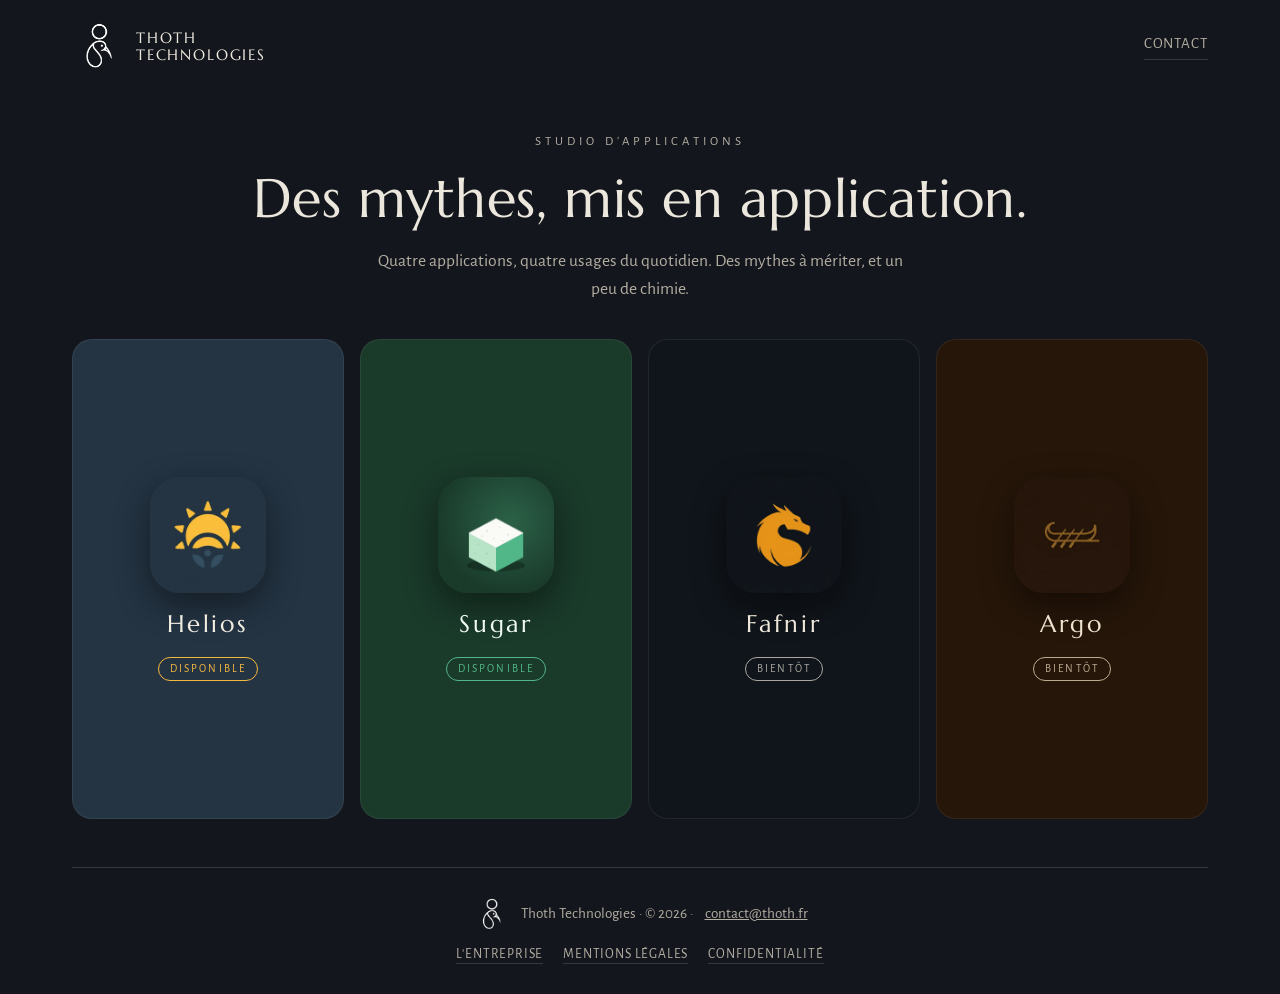
<file: index.html>
<!DOCTYPE html>
<html lang="fr">
<head>
  <meta charset="UTF-8">
  <meta name="viewport" content="width=device-width, initial-scale=1.0">
  <title>Thoth Technologies · Applications mobiles et web</title>
  <meta name="description" content="Thoth Technologies conçoit des applications simples et soignées : Helios (questions orales du permis de conduire), Sugar (sucres et nutrition des aliments), Fafnir (budget personnel) et Argo (covoiturage).">
  <link rel="canonical" href="https://thoth.fr/">
  <meta name="theme-color" content="#14161d">

  <meta property="og:type" content="website">
  <meta property="og:site_name" content="Thoth Technologies">
  <meta property="og:locale" content="fr_FR">
  <meta property="og:url" content="https://thoth.fr/">
  <meta property="og:title" content="Thoth Technologies · Applications mobiles et web">
  <meta property="og:description" content="Des mythes, mis en application. Helios, Sugar, Fafnir, Argo.">
  <meta property="og:image" content="https://thoth.fr/assets/thoth_technologies.png">
  <meta property="og:image:width" content="500">
  <meta property="og:image:height" content="500">
  <meta property="og:image:alt" content="Logo de Thoth Technologies">
  <meta name="twitter:card" content="summary">
  <meta name="twitter:title" content="Thoth Technologies · Applications mobiles et web">
  <meta name="twitter:description" content="Des mythes, mis en application. Helios, Sugar, Fafnir, Argo.">
  <meta name="twitter:image" content="https://thoth.fr/assets/thoth_technologies.png">

  <link rel="icon" type="image/png" href="assets/favicon.png">
  <link rel="apple-touch-icon" href="assets/favicon.png">
  <link rel="preload" href="assets/fonts/marcellus-400.woff2" as="font" type="font/woff2" crossorigin>
  <link rel="preload" href="assets/fonts/alegreya-sans-400.woff2" as="font" type="font/woff2" crossorigin>
  <link rel="stylesheet" href="css/style.css">

  <script type="application/ld+json">
  {
    "@context": "https://schema.org",
    "@graph": [
      {
        "@type": "Organization",
        "@id": "https://thoth.fr/#organization",
        "name": "Thoth Technologies",
        "alternateName": "Thoth",
        "url": "https://thoth.fr/",
        "logo": "https://thoth.fr/assets/thoth_technologies.png",
        "email": "contact@thoth.fr",
        "foundingDate": "2025-05-27",
        "address": {
          "@type": "PostalAddress",
          "streetAddress": "3 Terrasse Le Nôtre",
          "postalCode": "94220",
          "addressLocality": "Charenton-le-Pont",
          "addressCountry": "FR"
        }
      },
      {
        "@type": "WebSite",
        "@id": "https://thoth.fr/#website",
        "url": "https://thoth.fr/",
        "name": "Thoth Technologies",
        "inLanguage": "fr",
        "publisher": { "@id": "https://thoth.fr/#organization" }
      },
      {
        "@type": "SoftwareApplication",
        "name": "Helios",
        "url": "https://helios.thoth.fr",
        "image": "https://thoth.fr/assets/helios.png",
        "description": "Entraînement aux questions orales de l'examen pratique du permis de conduire : vérifications, sécurité routière et premiers secours. 200 questions, corrections détaillées, suivi de progression. Gratuit, sans inscription, hors-ligne.",
        "applicationCategory": "EducationalApplication",
        "operatingSystem": "Android, iOS, Web",
        "inLanguage": "fr",
        "isAccessibleForFree": true,
        "offers": { "@type": "Offer", "price": "0", "priceCurrency": "EUR" },
        "installUrl": [
          "https://play.google.com/store/apps/details?id=fr.thoth.helios",
          "https://apps.apple.com/fr/app/helios-driver/id6763942406"
        ],
        "author": { "@id": "https://thoth.fr/#organization" }
      },
      {
        "@type": "WebApplication",
        "name": "Sugar",
        "url": "https://sugar.thoth.fr",
        "image": "https://thoth.fr/assets/sugar.png",
        "description": "Plus de 100 aliments classés par glucose, fructose, lactose, maltose, macronutriments, fibres, calories et index glycémique, d'après les tables CIQUAL (ANSES) et USDA. Gratuit, sans inscription.",
        "applicationCategory": "HealthApplication",
        "inLanguage": "fr",
        "isAccessibleForFree": true,
        "offers": { "@type": "Offer", "price": "0", "priceCurrency": "EUR" },
        "author": { "@id": "https://thoth.fr/#organization" }
      }
    ]
  }
  </script>
</head>
<body>

  <!-- Sélecteur d'univers : CSS pur, aucun JavaScript -->
  <input class="app-radio" type="radio" name="app" id="r-thoth" checked>
  <input class="app-radio" type="radio" name="app" id="r-helios">
  <input class="app-radio" type="radio" name="app" id="r-sugar">
  <input class="app-radio" type="radio" name="app" id="r-fafnir">
  <input class="app-radio" type="radio" name="app" id="r-argo">

  <div class="page">

    <header class="site-header">
      <label for="r-thoth" class="brand" title="Revenir à l'accueil">
        <img class="brand__ibis" src="assets/new_one.png" alt="" width="52" height="52">
        <span class="brand__name">Thoth<br>Technologies</span>
      </label>
      <a class="site-header__contact" href="mailto:contact@thoth.fr">Contact</a>
    </header>

    <main>
      <section class="hero">
        <p class="eyebrow">Studio d'applications</p>
        <h1 class="hero__title">Des mythes, <em>mis en application.</em></h1>
        <p class="hero__sub">
          Quatre applications, quatre usages du quotidien.
          Des mythes à mériter, et un peu de chimie.
        </p>
      </section>

      <section class="triptych" aria-label="Les applications">

        <article class="pane pane--helios">
          <label class="pane__hit" for="r-helios">
            <img class="pane__logo" src="assets/helios.png" alt="Logo Helios" width="120" height="120">
            <h2 class="pane__name">Helios</h2>
            <span class="pane__badge pane__badge--live">Disponible</span>
          </label>
          <div class="pane__detail">
            <p class="pane__kicker">Permis de conduire</p>
            <p class="pane__tagline">L'oral de l'examen pratique, maîtrisé.</p>
            <p class="pane__text">
              Au milieu de l'examen pratique du permis, l'examinateur pose des questions de
              vérification, de sécurité routière et de premiers secours : jusqu'à
              <strong>3 points</strong> sur la note finale. Helios entraîne à toutes les
              décrocher. 200 questions, corrections détaillées, suivi de progression.
              Gratuit, sans inscription, fonctionne hors-ligne.
            </p>
            <div class="pane__actions">
              <a class="btn btn--primary" href="https://helios.thoth.fr" rel="noopener">Ouvrir Helios</a>
              <a class="btn" href="https://play.google.com/store/apps/details?id=fr.thoth.helios" rel="noopener">Google Play</a>
              <a class="btn" href="https://apps.apple.com/fr/app/helios-driver/id6763942406" rel="noopener">App Store</a>
            </div>
          </div>
        </article>

        <article class="pane pane--sugar">
          <label class="pane__hit" for="r-sugar">
            <img class="pane__logo" src="assets/sugar.png" alt="Logo Sugar" width="120" height="120">
            <h2 class="pane__name">Sugar</h2>
            <span class="pane__badge pane__badge--live">Disponible</span>
          </label>
          <div class="pane__detail">
            <p class="pane__kicker">Nutrition</p>
            <p class="pane__tagline">Ce que contient vraiment votre assiette.</p>
            <p class="pane__text">
              Tout aliment contient tout ; Sugar dit combien. Plus de
              <strong>100 aliments</strong> classés par glucose, fructose, lactose, maltose,
              macronutriments, fibres, calories et index glycémique, pour 100 g, d'après les
              tables CIQUAL (ANSES) et USDA. Un site web, gratuit, sans inscription.
            </p>
            <div class="pane__actions">
              <a class="btn btn--primary" href="https://sugar.thoth.fr" rel="noopener">Ouvrir Sugar</a>
            </div>
          </div>
        </article>

        <article class="pane pane--fafnir">
          <label class="pane__hit" for="r-fafnir">
            <img class="pane__logo" src="assets/fafnir.png" alt="Logo Fafnir" width="120" height="120">
            <h2 class="pane__name">Fafnir</h2>
            <span class="pane__badge">Bientôt</span>
          </label>
          <div class="pane__detail">
            <p class="pane__kicker">Budget personnel</p>
            <p class="pane__tagline">Le dragon qui veille sur votre or.</p>
            <p class="pane__text">
              Fafnir sera un gestionnaire de budget personnel : dépenses suivies à la trace,
              épargne surveillée d'un œil de dragon, comptes clairs à la fin du mois.
            </p>
            <div class="pane__actions">
              <span class="soon">Bientôt disponible</span>
            </div>
          </div>
        </article>

        <article class="pane pane--argo">
          <label class="pane__hit" for="r-argo">
            <img class="pane__logo" src="assets/argo.png" alt="Logo Argo" width="120" height="120">
            <h2 class="pane__name">Argo</h2>
            <span class="pane__badge">Bientôt</span>
          </label>
          <div class="pane__detail">
            <p class="pane__kicker">Covoiturage</p>
            <p class="pane__tagline">Une embarcation, plusieurs rameurs.</p>
            <p class="pane__text">
              Argo organisera le covoiturage entre amis, en famille, et pourquoi pas entre
              collègues. Un équipage, un cap, des trajets partagés sans frictions.
            </p>
            <div class="pane__actions">
              <span class="soon">Bientôt disponible</span>
            </div>
          </div>
        </article>

      </section>
    </main>

    <footer class="site-footer">
      <p>
        <img class="site-footer__ibis" src="assets/new_one.png" alt="" width="36" height="36">
        Thoth Technologies · © 2026 · <a href="mailto:contact@thoth.fr">contact@thoth.fr</a>
      </p>
      <ul class="site-footer__nav">
        <li><a href="entreprise.html">L'entreprise</a></li>
        <li><a href="entreprise.html#mentions-legales">Mentions légales</a></li>
        <li><a href="entreprise.html#confidentialite">Confidentialité</a></li>
      </ul>
    </footer>

  </div>

</body>
</html>
</file>
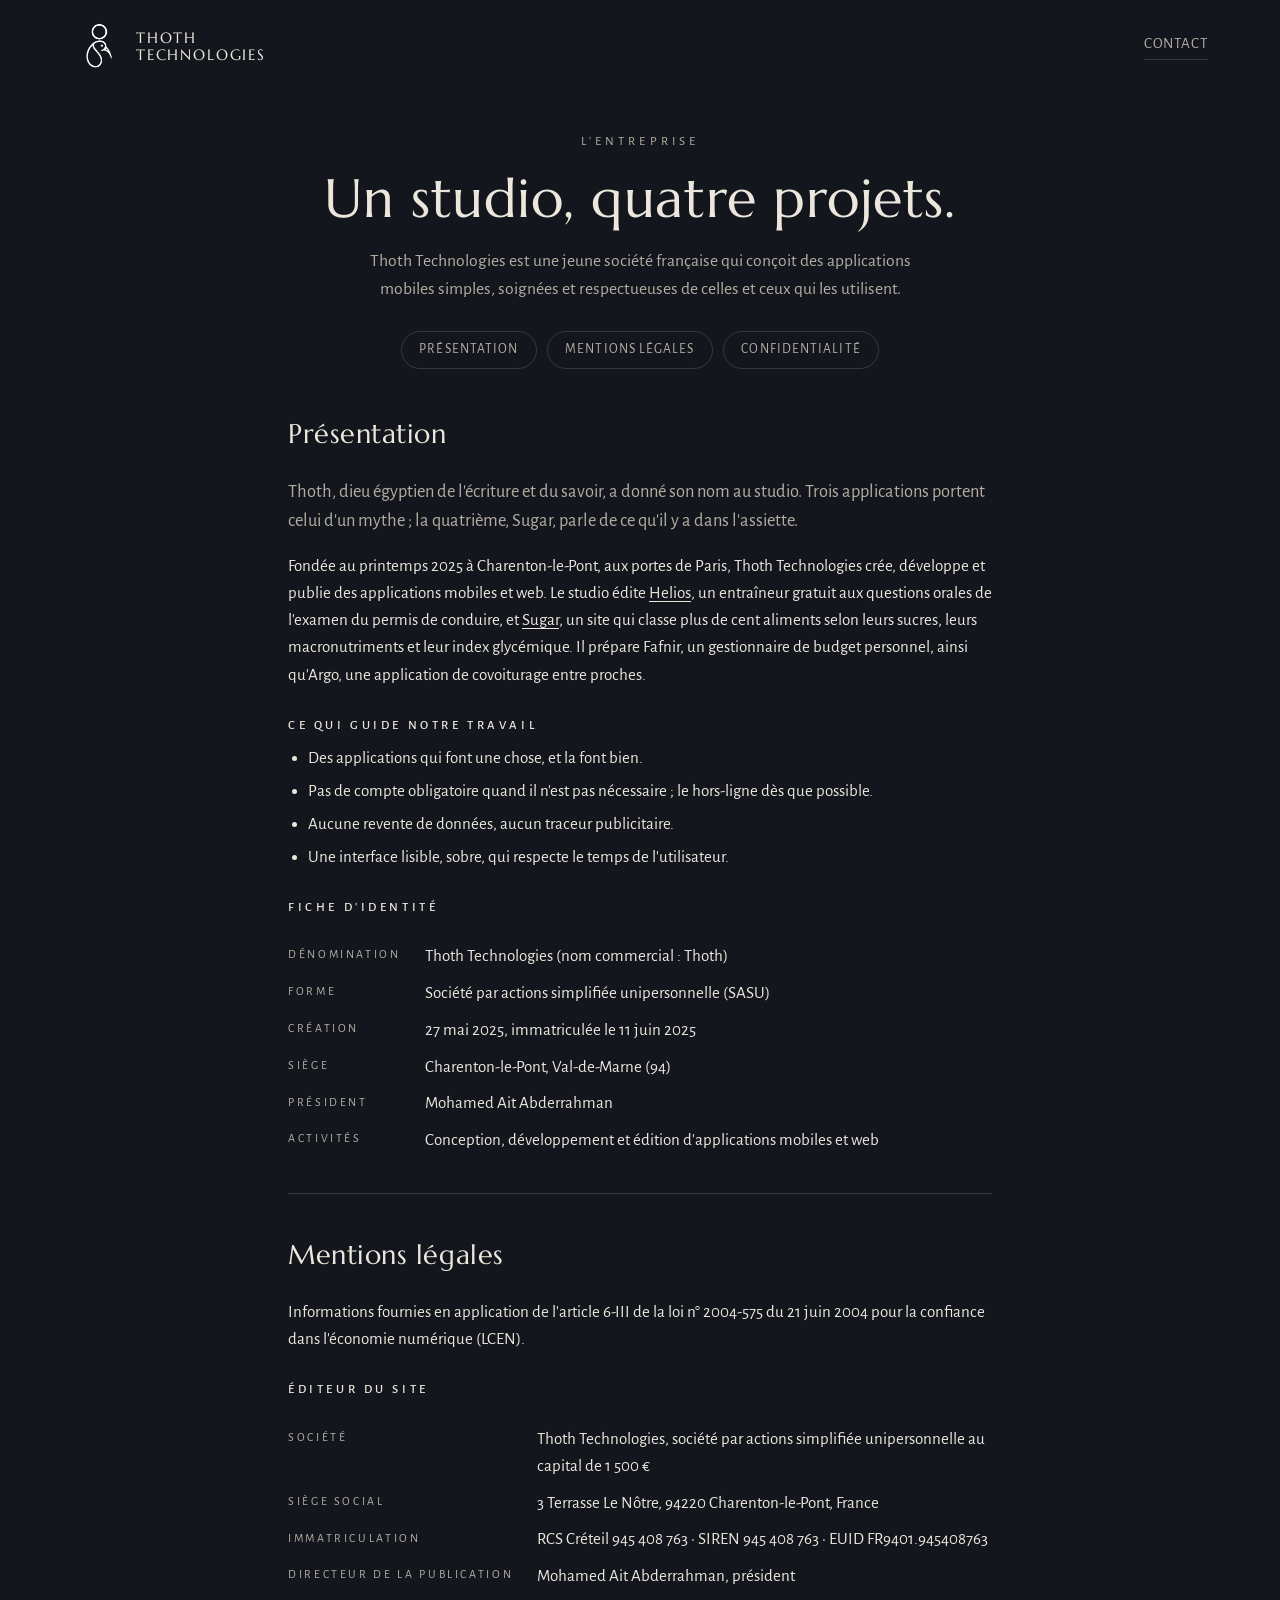
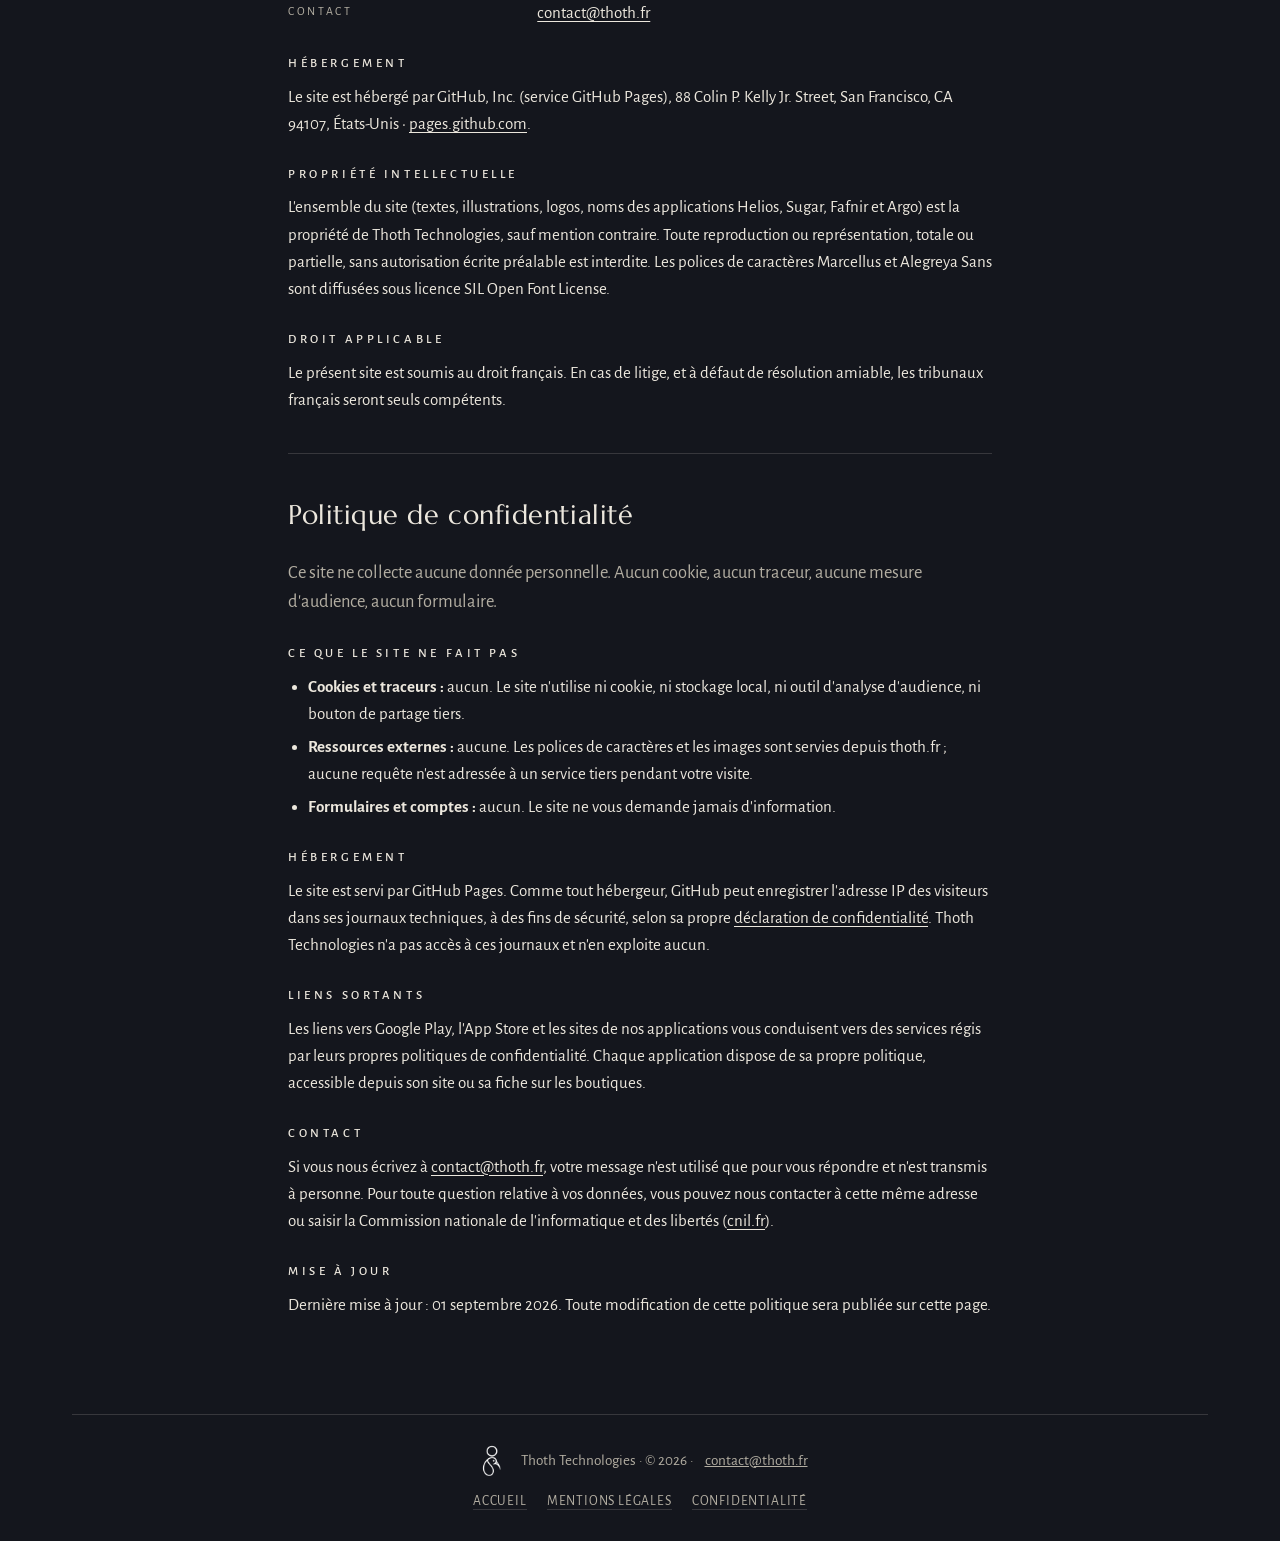
<file: entreprise.html>
<!DOCTYPE html>
<html lang="fr">
<head>
  <meta charset="UTF-8">
  <meta name="viewport" content="width=device-width, initial-scale=1.0">
  <title>L'entreprise · Thoth Technologies</title>
  <meta name="description" content="Thoth Technologies, studio d'applications mobiles fondé en 2025 à Charenton-le-Pont : présentation, mentions légales et politique de confidentialité.">
  <link rel="canonical" href="https://thoth.fr/entreprise.html">
  <meta name="theme-color" content="#14161d">

  <meta property="og:type" content="website">
  <meta property="og:site_name" content="Thoth Technologies">
  <meta property="og:locale" content="fr_FR">
  <meta property="og:url" content="https://thoth.fr/entreprise.html">
  <meta property="og:title" content="L'entreprise · Thoth Technologies">
  <meta property="og:description" content="Qui nous sommes, mentions légales et politique de confidentialité.">
  <meta property="og:image" content="https://thoth.fr/assets/thoth_technologies.png">
  <meta property="og:image:width" content="500">
  <meta property="og:image:height" content="500">
  <meta property="og:image:alt" content="Logo de Thoth Technologies">
  <meta name="twitter:card" content="summary">
  <meta name="twitter:title" content="L'entreprise · Thoth Technologies">
  <meta name="twitter:description" content="Qui nous sommes, mentions légales et politique de confidentialité.">
  <meta name="twitter:image" content="https://thoth.fr/assets/thoth_technologies.png">

  <link rel="icon" type="image/png" href="assets/favicon.png">
  <link rel="apple-touch-icon" href="assets/favicon.png">
  <link rel="preload" href="assets/fonts/marcellus-400.woff2" as="font" type="font/woff2" crossorigin>
  <link rel="preload" href="assets/fonts/alegreya-sans-400.woff2" as="font" type="font/woff2" crossorigin>
  <link rel="stylesheet" href="css/style.css">

  <script type="application/ld+json">
  {
    "@context": "https://schema.org",
    "@graph": [
      {
        "@type": "Organization",
        "@id": "https://thoth.fr/#organization",
        "name": "Thoth Technologies",
        "alternateName": "Thoth",
        "legalName": "Thoth Technologies",
        "url": "https://thoth.fr/",
        "logo": "https://thoth.fr/assets/thoth_technologies.png",
        "email": "contact@thoth.fr",
        "foundingDate": "2025-05-27",
        "founder": { "@type": "Person", "name": "Mohamed Ait Abderrahman" },
        "identifier": { "@type": "PropertyValue", "propertyID": "SIREN", "value": "945408763" },
        "address": {
          "@type": "PostalAddress",
          "streetAddress": "3 Terrasse Le Nôtre",
          "postalCode": "94220",
          "addressLocality": "Charenton-le-Pont",
          "addressRegion": "Val-de-Marne",
          "addressCountry": "FR"
        }
      },
      {
        "@type": "AboutPage",
        "@id": "https://thoth.fr/entreprise.html",
        "url": "https://thoth.fr/entreprise.html",
        "name": "L'entreprise · Thoth Technologies",
        "description": "Thoth Technologies, studio d'applications mobiles fondé en 2025 à Charenton-le-Pont : présentation, mentions légales et politique de confidentialité.",
        "inLanguage": "fr",
        "isPartOf": { "@id": "https://thoth.fr/#website" },
        "about": { "@id": "https://thoth.fr/#organization" }
      }
    ]
  }
  </script>
</head>
<body>

  <div class="page">

    <header class="site-header">
      <a href="index.html" class="brand" title="Revenir à l'accueil">
        <img class="brand__ibis" src="assets/new_one.png" alt="" width="52" height="52">
        <span class="brand__name">Thoth<br>Technologies</span>
      </a>
      <a class="site-header__contact" href="mailto:contact@thoth.fr">Contact</a>
    </header>

    <main>
      <section class="hero">
        <p class="eyebrow">L'entreprise</p>
        <h1 class="hero__title">Un studio, <em>quatre projets.</em></h1>
        <p class="hero__sub">
          Thoth Technologies est une jeune société française qui conçoit des applications
          mobiles simples, soignées et respectueuses de celles et ceux qui les utilisent.
        </p>
        <ul class="prose__toc" aria-label="Sommaire">
          <li><a href="#presentation">Présentation</a></li>
          <li><a href="#mentions-legales">Mentions légales</a></li>
          <li><a href="#confidentialite">Confidentialité</a></li>
        </ul>
      </section>

      <div class="prose">

        <section class="prose__section" id="presentation">
          <h2>Présentation</h2>
          <p class="lede">
            Thoth, dieu égyptien de l'écriture et du savoir, a donné son nom au studio.
            Trois applications portent celui d'un mythe ; la quatrième, Sugar, parle de ce qu'il
            y a dans l'assiette.
          </p>
          <p>
            Fondée au printemps 2025 à Charenton-le-Pont, aux portes de Paris, Thoth Technologies
            crée, développe et publie des applications mobiles et web. Le studio édite
            <a href="index.html">Helios</a>, un entraîneur gratuit aux questions orales de l'examen
            du permis de conduire, et <a href="https://sugar.thoth.fr">Sugar</a>, un site qui
            classe plus de cent aliments selon leurs sucres, leurs macronutriments et leur index
            glycémique. Il prépare Fafnir, un gestionnaire de budget personnel, ainsi qu'Argo, une
            application de covoiturage entre proches.
          </p>

          <h3>Ce qui guide notre travail</h3>
          <ul>
            <li>Des applications qui font une chose, et la font bien.</li>
            <li>Pas de compte obligatoire quand il n'est pas nécessaire ; le hors-ligne dès que possible.</li>
            <li>Aucune revente de données, aucun traceur publicitaire.</li>
            <li>Une interface lisible, sobre, qui respecte le temps de l'utilisateur.</li>
          </ul>

          <h3>Fiche d'identité</h3>
          <dl class="facts">
            <dt>Dénomination</dt>
            <dd>Thoth Technologies (nom commercial : Thoth)</dd>
            <dt>Forme</dt>
            <dd>Société par actions simplifiée unipersonnelle (SASU)</dd>
            <dt>Création</dt>
            <dd>27 mai 2025, immatriculée le 11 juin 2025</dd>
            <dt>Siège</dt>
            <dd>Charenton-le-Pont, Val-de-Marne (94)</dd>
            <dt>Président</dt>
            <dd>Mohamed Ait Abderrahman</dd>
            <dt>Activités</dt>
            <dd>Conception, développement et édition d'applications mobiles et web</dd>
          </dl>
        </section>

        <section class="prose__section" id="mentions-legales">
          <h2>Mentions légales</h2>
          <p>
            Informations fournies en application de l'article 6-III de la loi n° 2004-575 du
            21 juin 2004 pour la confiance dans l'économie numérique (LCEN).
          </p>

          <h3>Éditeur du site</h3>
          <dl class="facts">
            <dt>Société</dt>
            <dd>Thoth Technologies, société par actions simplifiée unipersonnelle au capital de 1 500 €</dd>
            <dt>Siège social</dt>
            <dd>3 Terrasse Le Nôtre, 94220 Charenton-le-Pont, France</dd>
            <dt>Immatriculation</dt>
            <dd>RCS Créteil 945 408 763 · SIREN 945 408 763 · EUID FR9401.945408763</dd>
            <dt>Directeur de la publication</dt>
            <dd>Mohamed Ait Abderrahman, président</dd>
            <dt>Contact</dt>
            <dd><a href="mailto:contact@thoth.fr">contact@thoth.fr</a></dd>
          </dl>

          <h3>Hébergement</h3>
          <p>
            Le site est hébergé par GitHub, Inc. (service GitHub Pages),
            88 Colin P. Kelly Jr. Street, San Francisco, CA 94107, États-Unis ·
            <a href="https://pages.github.com" rel="noopener">pages.github.com</a>.
          </p>

          <h3>Propriété intellectuelle</h3>
          <p>
            L'ensemble du site (textes, illustrations, logos, noms des applications Helios, Sugar,
            Fafnir et Argo) est la propriété de Thoth Technologies, sauf mention contraire. Toute
            reproduction ou représentation, totale ou partielle, sans autorisation écrite préalable
            est interdite. Les polices de caractères Marcellus et Alegreya Sans sont diffusées
            sous licence SIL Open Font License.
          </p>

          <h3>Droit applicable</h3>
          <p>
            Le présent site est soumis au droit français. En cas de litige, et à défaut de
            résolution amiable, les tribunaux français seront seuls compétents.
          </p>
        </section>

        <section class="prose__section" id="confidentialite">
          <h2>Politique de confidentialité</h2>
          <p class="lede">
            Ce site ne collecte aucune donnée personnelle. Aucun cookie, aucun traceur,
            aucune mesure d'audience, aucun formulaire.
          </p>

          <h3>Ce que le site ne fait pas</h3>
          <ul>
            <li><strong>Cookies et traceurs :</strong> aucun. Le site n'utilise ni cookie, ni stockage local, ni outil d'analyse d'audience, ni bouton de partage tiers.</li>
            <li><strong>Ressources externes :</strong> aucune. Les polices de caractères et les images sont servies depuis thoth.fr ; aucune requête n'est adressée à un service tiers pendant votre visite.</li>
            <li><strong>Formulaires et comptes :</strong> aucun. Le site ne vous demande jamais d'information.</li>
          </ul>

          <h3>Hébergement</h3>
          <p>
            Le site est servi par GitHub Pages. Comme tout hébergeur, GitHub peut enregistrer
            l'adresse IP des visiteurs dans ses journaux techniques, à des fins de sécurité, selon
            sa propre <a href="https://docs.github.com/fr/site-policy/privacy-policies/github-general-privacy-statement" rel="noopener">déclaration de confidentialité</a>.
            Thoth Technologies n'a pas accès à ces journaux et n'en exploite aucun.
          </p>

          <h3>Liens sortants</h3>
          <p>
            Les liens vers Google Play, l'App Store et les sites de nos applications vous
            conduisent vers des services régis par leurs propres politiques de confidentialité.
            Chaque application dispose de sa propre politique, accessible depuis son site ou sa
            fiche sur les boutiques.
          </p>

          <h3>Contact</h3>
          <p>
            Si vous nous écrivez à <a href="mailto:contact@thoth.fr">contact@thoth.fr</a>, votre
            message n'est utilisé que pour vous répondre et n'est transmis à personne. Pour toute
            question relative à vos données, vous pouvez nous contacter à cette même adresse ou
            saisir la Commission nationale de l'informatique et des libertés
            (<a href="https://www.cnil.fr" rel="noopener">cnil.fr</a>).
          </p>

          <h3>Mise à jour</h3>
          <p>
            Dernière mise à jour : 01 septembre 2026. Toute modification de cette politique sera
            publiée sur cette page.
          </p>
        </section>

      </div>
    </main>

    <footer class="site-footer">
      <p>
        <img class="site-footer__ibis" src="assets/new_one.png" alt="" width="36" height="36">
        Thoth Technologies · © 2026 · <a href="mailto:contact@thoth.fr">contact@thoth.fr</a>
      </p>
      <ul class="site-footer__nav">
        <li><a href="index.html">Accueil</a></li>
        <li><a href="#mentions-legales">Mentions légales</a></li>
        <li><a href="#confidentialite">Confidentialité</a></li>
      </ul>
    </footer>

  </div>

</body>
</html>
</file>
<file: css/style.css>
/* ==========================================================================
   Thoth Technologies : triptyque à thèmes par application
   Bascule de thème en CSS pur : radios + :has(), aucun JavaScript.
   ========================================================================== */

/* ==========================================================================
   Polices auto-hébergées (aucune requête vers Google Fonts, RGPD)
   Sous-ensemble latin, licence SIL OFL : voir assets/fonts/OFL-*.txt
   ========================================================================== */

@font-face {
  font-family: "Marcellus";
  font-style: normal;
  font-weight: 400;
  font-display: swap;
  src: url("../assets/fonts/marcellus-400.woff2") format("woff2");
}

@font-face {
  font-family: "Alegreya Sans";
  font-style: normal;
  font-weight: 400;
  font-display: swap;
  src: url("../assets/fonts/alegreya-sans-400.woff2") format("woff2");
}

@font-face {
  font-family: "Alegreya Sans";
  font-style: normal;
  font-weight: 500;
  font-display: swap;
  src: url("../assets/fonts/alegreya-sans-500.woff2") format("woff2");
}

@font-face {
  font-family: "Alegreya Sans";
  font-style: normal;
  font-weight: 700;
  font-display: swap;
  src: url("../assets/fonts/alegreya-sans-700.woff2") format("woff2");
}

:root {
  /* Thème par défaut : Thoth (anthracite, encre & papyrus) */
  --bg: #14161d;
  --ink: #ece7dd;
  --ink-dim: #b3aea2;
  --accent: #ece7dd;
  --accent-contrast: #14161d;
  --line: rgba(236, 231, 221, 0.16);
  --theme-transition: 1.1s cubic-bezier(0.4, 0, 0.2, 1);

  /* Palettes fixes des applications (les panneaux les gardent en permanence) */
  --helios-bg: #243443;
  --helios-accent: #f4b83f;
  --helios-ink: #f2ede1;
  --helios-dim: #b9c2ca;
  --fafnir-bg: #10151b;
  --fafnir-accent: #e6952f;
  --fafnir-ink: #efe8da;
  --fafnir-dim: #a9a79f;
  --argo-bg: #261609;
  --argo-accent: #c99a3f;
  --argo-ink: #efe4d0;
  --argo-dim: #bcab90;
  --sugar-bg: #1a3a2a;
  --sugar-accent: #52b788;
  --sugar-ink: #f0faf4;
  --sugar-dim: #a3c9b1;
}

/* La page entière adopte le thème de l'application ouverte */
html:has(#r-helios:checked) {
  --bg: var(--helios-bg);
  --ink: var(--helios-ink);
  --ink-dim: var(--helios-dim);
  --accent: var(--helios-accent);
  --accent-contrast: var(--helios-bg);
  --line: rgba(244, 184, 63, 0.28);
}

html:has(#r-fafnir:checked) {
  --bg: var(--fafnir-bg);
  --ink: var(--fafnir-ink);
  --ink-dim: var(--fafnir-dim);
  --accent: var(--fafnir-accent);
  --accent-contrast: var(--fafnir-bg);
  --line: rgba(230, 149, 47, 0.28);
}

html:has(#r-argo:checked) {
  --bg: var(--argo-bg);
  --ink: var(--argo-ink);
  --ink-dim: var(--argo-dim);
  --accent: var(--argo-accent);
  --accent-contrast: var(--argo-bg);
  --line: rgba(201, 154, 63, 0.3);
}

html:has(#r-sugar:checked) {
  --bg: var(--sugar-bg);
  --ink: var(--sugar-ink);
  --ink-dim: var(--sugar-dim);
  --accent: var(--sugar-accent);
  --accent-contrast: var(--sugar-bg);
  --line: rgba(82, 183, 136, 0.3);
}

/* ==========================================================================
   Base
   ========================================================================== */

* { box-sizing: border-box; }

html, body { margin: 0; }

body {
  background: var(--bg);
  color: var(--ink);
  font-family: "Alegreya Sans", "Segoe UI", system-ui, sans-serif;
  font-size: 1.0625rem;
  line-height: 1.6;
  transition: background var(--theme-transition), color var(--theme-transition);
  min-height: 100vh;
}

.page {
  max-width: 74rem;
  margin: 0 auto;
  padding: 0 1.5rem;
  display: flex;
  flex-direction: column;
  min-height: 100vh;
}

main { flex: 1; }

/* Radios masqués visuellement, focus clavier conservé */
.app-radio {
  position: fixed;
  width: 1px;
  height: 1px;
  clip-path: inset(50%);
  overflow: hidden;
  white-space: nowrap;
}

h1, h2, .brand__name, .pane__name {
  font-family: "Marcellus", "Palatino Linotype", Palatino, serif;
  font-weight: 400;
}

a { color: var(--accent); }

/* Fondu graduel de toutes les couleurs liées au thème lors d'un changement d'app */
.eyebrow,
.hero__title,
.hero__sub,
.brand__name,
.site-footer,
.site-footer a,
.site-footer__ibis,
.site-header__contact {
  transition: color var(--theme-transition), border-color var(--theme-transition);
}

/* ==========================================================================
   En-tête
   ========================================================================== */

.site-header {
  display: flex;
  align-items: center;
  justify-content: space-between;
  padding: 1.25rem 0;
}

.brand {
  display: flex;
  align-items: center;
  gap: 0.75rem;
  cursor: pointer;
  color: inherit;
  text-decoration: none;
}

.brand:focus-visible {
  outline: 2px solid var(--accent);
  outline-offset: 4px;
}

.brand__name {
  font-size: 0.95rem;
  line-height: 1.15;
  letter-spacing: 0.12em;
  text-transform: uppercase;
}

.site-header__contact {
  color: var(--ink-dim);
  text-decoration: none;
  font-size: 0.95rem;
  letter-spacing: 0.06em;
  text-transform: uppercase;
  border-bottom: 1px solid var(--line);
  padding-bottom: 0.15rem;
  transition: color 0.2s, border-color 0.2s;
}

.site-header__contact:hover { color: var(--accent); border-color: var(--accent); }

/* ==========================================================================
   Hero
   ========================================================================== */

.hero {
  text-align: center;
  padding: 2.5rem 0 2.25rem;
}

.eyebrow {
  margin: 0 0 1rem;
  font-size: 0.8rem;
  letter-spacing: 0.32em;
  text-transform: uppercase;
  color: var(--ink-dim);
}

.hero__title {
  margin: 0;
  font-size: clamp(2.1rem, 5vw, 3.4rem);
  line-height: 1.12;
  letter-spacing: 0.01em;
}

.hero__title em {
  font-style: normal;
  color: var(--accent);
  transition: color var(--theme-transition);
}

.hero__sub {
  max-width: 34rem;
  margin: 1.1rem auto 0;
  color: var(--ink-dim);
  font-size: 1.1rem;
}

/* ==========================================================================
   Triptyque
   ========================================================================== */

.triptych {
  display: flex;
  gap: 1rem;
  min-height: 30rem;
  margin-bottom: 3rem;
}

.pane {
  flex: 1;
  display: flex;
  flex-direction: column;
  border-radius: 1.25rem;
  overflow: hidden;
  border: 1px solid rgba(255, 255, 255, 0.07);
  transition: flex-grow var(--theme-transition), border-color 0.3s;
}

/* Couleurs propres à chaque panneau, indépendantes du thème de page */
.pane--helios { background: var(--helios-bg); color: var(--helios-ink); --pane-accent: var(--helios-accent); --pane-dim: var(--helios-dim); --pane-bg: var(--helios-bg); }
.pane--fafnir { background: var(--fafnir-bg); color: var(--fafnir-ink); --pane-accent: var(--fafnir-accent); --pane-dim: var(--fafnir-dim); --pane-bg: var(--fafnir-bg); }
.pane--argo   { background: var(--argo-bg);   color: var(--argo-ink);   --pane-accent: var(--argo-accent);   --pane-dim: var(--argo-dim);   --pane-bg: var(--argo-bg); }
.pane--sugar  { background: var(--sugar-bg);  color: var(--sugar-ink);  --pane-accent: var(--sugar-accent);  --pane-dim: var(--sugar-dim);  --pane-bg: var(--sugar-bg); }

.pane:hover { border-color: var(--pane-accent); }

/* Zone cliquable : logo + nom + badge */
.pane__hit {
  flex: 1;
  display: flex;
  flex-direction: column;
  align-items: center;
  justify-content: center;
  gap: 0.8rem;
  padding: 2.25rem 1rem;
  cursor: pointer;
  text-align: center;
}

.pane__logo {
  width: clamp(84px, 9vw, 128px);
  height: auto;
  border-radius: 26%;
  box-shadow: 0 12px 34px rgba(0, 0, 0, 0.45);
  transition: transform 0.35s ease;
}

.pane__hit:hover .pane__logo { transform: scale(1.06); }

/* Retour tactile au clic : le logo s'enfonce brièvement */
.pane__hit:active .pane__logo {
  transform: scale(0.92);
  transition-duration: 0.08s;
}

.pane__name {
  margin: 0;
  font-size: 1.5rem;
  letter-spacing: 0.12em;
}

.pane__badge {
  font-size: 0.7rem;
  letter-spacing: 0.18em;
  text-transform: uppercase;
  color: var(--pane-dim);
  border: 1px solid currentColor;
  border-radius: 999px;
  padding: 0.15rem 0.7rem;
}

.pane__badge--live { color: var(--pane-accent); }

/* Détail : replié par défaut, déployé quand le panneau est sélectionné */
.pane__detail {
  max-height: 0;
  opacity: 0;
  visibility: hidden;
  overflow: hidden;
  padding: 0 clamp(1.25rem, 3vw, 2.5rem);
  transition: max-height var(--theme-transition), opacity 0.45s ease 0.15s,
              visibility var(--theme-transition), padding var(--theme-transition);
}

html:has(#r-helios:checked) .pane--helios,
html:has(#r-fafnir:checked) .pane--fafnir,
html:has(#r-argo:checked)   .pane--argo,
html:has(#r-sugar:checked)  .pane--sugar {
  flex-grow: 2.6;
  border-color: var(--pane-accent);
}

html:has(#r-helios:checked) .pane--helios .pane__detail,
html:has(#r-fafnir:checked) .pane--fafnir .pane__detail,
html:has(#r-argo:checked)   .pane--argo   .pane__detail,
html:has(#r-sugar:checked)  .pane--sugar  .pane__detail {
  max-height: 32rem;
  opacity: 1;
  visibility: visible;
  padding-bottom: 2.25rem;
}

/* Animation d'ouverture : le logo rebondit… */
@keyframes logo-pop {
  0%   { transform: scale(1); }
  35%  { transform: scale(1.14) rotate(-3deg); }
  70%  { transform: scale(0.96) rotate(1.5deg); }
  100% { transform: scale(1); }
}

html:has(#r-helios:checked) .pane--helios .pane__logo,
html:has(#r-fafnir:checked) .pane--fafnir .pane__logo,
html:has(#r-argo:checked)   .pane--argo   .pane__logo,
html:has(#r-sugar:checked)  .pane--sugar  .pane__logo {
  animation: logo-pop 0.55s cubic-bezier(0.34, 1.56, 0.64, 1) both;
}

/* …et le contenu du détail se révèle en cascade */
@keyframes rise-in {
  from { opacity: 0; transform: translateY(14px); }
  to   { opacity: 1; transform: translateY(0); }
}

html:has(#r-helios:checked) .pane--helios .pane__detail > *,
html:has(#r-fafnir:checked) .pane--fafnir .pane__detail > *,
html:has(#r-argo:checked)   .pane--argo   .pane__detail > *,
html:has(#r-sugar:checked)  .pane--sugar  .pane__detail > * {
  animation: rise-in 0.45s ease both;
}

html:has(input.app-radio:checked) .pane .pane__detail > :nth-child(1) { animation-delay: 0.18s; }
html:has(input.app-radio:checked) .pane .pane__detail > :nth-child(2) { animation-delay: 0.26s; }
html:has(input.app-radio:checked) .pane .pane__detail > :nth-child(3) { animation-delay: 0.34s; }
html:has(input.app-radio:checked) .pane .pane__detail > :nth-child(4) { animation-delay: 0.42s; }

/* Focus clavier : anneau sur le panneau correspondant */
html:has(#r-helios:focus-visible) .pane--helios,
html:has(#r-fafnir:focus-visible) .pane--fafnir,
html:has(#r-argo:focus-visible)   .pane--argo,
html:has(#r-sugar:focus-visible)  .pane--sugar {
  outline: 2px solid var(--pane-accent);
  outline-offset: 3px;
}

html:has(#r-thoth:focus-visible) .brand {
  outline: 2px solid var(--accent);
  outline-offset: 4px;
}

.pane__kicker {
  margin: 0 0 0.4rem;
  font-size: 0.75rem;
  letter-spacing: 0.28em;
  text-transform: uppercase;
  color: var(--pane-accent);
}

.pane__tagline {
  margin: 0;
  font-size: 1.15rem;
  font-style: italic;
  color: var(--pane-dim);
}

.pane__text {
  margin: 1rem 0 0;
}

.pane__text strong { color: var(--pane-accent); }

.pane__actions {
  margin-top: 1.5rem;
  display: flex;
  flex-wrap: wrap;
  gap: 0.7rem;
}

.btn {
  display: inline-block;
  padding: 0.65rem 1.4rem;
  border: 1px solid rgba(255, 255, 255, 0.25);
  border-radius: 999px;
  color: inherit;
  text-decoration: none;
  font-weight: 500;
  letter-spacing: 0.02em;
  transition: border-color 0.2s, color 0.2s, background 0.2s;
}

.btn:hover { border-color: var(--pane-accent); color: var(--pane-accent); }

.btn--primary {
  background: var(--pane-accent);
  border-color: var(--pane-accent);
  color: var(--pane-bg);
}

.btn--primary:hover {
  background: color-mix(in srgb, var(--pane-accent) 85%, white);
  color: var(--pane-bg);
}

.btn:focus-visible {
  outline: 2px solid var(--pane-accent);
  outline-offset: 3px;
}

.soon {
  display: inline-block;
  padding: 0.65rem 1.4rem;
  border: 1px dashed rgba(255, 255, 255, 0.3);
  border-radius: 999px;
  color: var(--pane-dim);
  letter-spacing: 0.12em;
  text-transform: uppercase;
  font-size: 0.82rem;
}

/* ==========================================================================
   Pied de page
   ========================================================================== */

.site-footer {
  display: flex;
  flex-direction: column;
  align-items: center;
  justify-content: center;
  gap: 0.75rem;
  padding: 1.75rem 0;
  border-top: 1px solid var(--line);
  color: var(--ink-dim);
  font-size: 0.95rem;
}

.site-footer p {
  margin: 0;
  display: flex;
  flex-wrap: wrap;
  align-items: center;
  justify-content: center;
  gap: 0.35rem 0.75rem;
  text-align: center;
}

.site-footer a { color: var(--ink-dim); }
.site-footer a:hover { color: var(--accent); }

.site-footer__nav {
  display: flex;
  flex-wrap: wrap;
  justify-content: center;
  gap: 0.35rem 1.25rem;
  margin: 0;
  padding: 0;
  list-style: none;
  font-size: 0.85rem;
  letter-spacing: 0.06em;
  text-transform: uppercase;
}

.site-footer__nav a { text-decoration: none; border-bottom: 1px solid var(--line); padding-bottom: 0.1rem; }

/* ==========================================================================
   Page Entreprise : présentation, mentions légales, confidentialité
   ========================================================================== */

.prose {
  max-width: 44rem;
  margin: 0 auto 3.5rem;
}

.prose__section {
  padding: 2.5rem 0;
  border-top: 1px solid var(--line);
  scroll-margin-top: 1.5rem;
}

.prose__section:first-child { border-top: 0; padding-top: 0.5rem; }

.prose h2 {
  margin: 0 0 1.25rem;
  font-size: 1.7rem;
  letter-spacing: 0.02em;
}

.prose h3 {
  margin: 1.75rem 0 0.5rem;
  font-size: 0.8rem;
  letter-spacing: 0.28em;
  text-transform: uppercase;
  color: var(--accent);
  font-weight: 500;
}

.prose p { margin: 0 0 1rem; }

.prose p:last-child { margin-bottom: 0; }

.prose ul {
  margin: 0 0 1rem;
  padding-left: 1.25rem;
}

.prose li + li { margin-top: 0.35rem; }

.prose a { text-decoration-thickness: 1px; text-underline-offset: 0.2em; }

.prose .lede {
  font-size: 1.15rem;
  color: var(--ink-dim);
}

/* Liste de faits : libellé en petites capitales, valeur en regard */
.facts {
  display: grid;
  grid-template-columns: max-content 1fr;
  gap: 0.6rem 1.5rem;
  margin: 1.5rem 0 0;
}

.facts dt {
  font-size: 0.75rem;
  letter-spacing: 0.22em;
  text-transform: uppercase;
  color: var(--ink-dim);
  padding-top: 0.2rem;
}

.facts dd { margin: 0; }

/* Sommaire de la page */
.prose__toc {
  display: flex;
  flex-wrap: wrap;
  justify-content: center;
  gap: 0.6rem;
  margin: 1.75rem 0 0;
  padding: 0;
  list-style: none;
}

.prose__toc a {
  display: inline-block;
  padding: 0.45rem 1.1rem;
  border: 1px solid var(--line);
  border-radius: 999px;
  color: var(--ink-dim);
  text-decoration: none;
  font-size: 0.85rem;
  letter-spacing: 0.08em;
  text-transform: uppercase;
  transition: color 0.2s, border-color 0.2s;
}

.prose__toc a:hover { color: var(--accent); border-color: var(--accent); }

/* ==========================================================================
   Mobile : panneaux empilés en accordéon
   ========================================================================== */

@media (max-width: 760px) {
  .triptych {
    flex-direction: column;
    min-height: 0;
  }

  .pane { flex: none; }

  .pane__hit {
    flex-direction: row;
    justify-content: flex-start;
    gap: 1.1rem;
    padding: 1.1rem 1.25rem;
    text-align: left;
  }

  .pane__logo { width: 64px; }

  .pane__name { flex: 1; font-size: 1.3rem; }

  .facts { grid-template-columns: 1fr; gap: 0.15rem 0; }

  .facts dd + dt { margin-top: 0.75rem; }
}

/* ==========================================================================
   Dégradations
   ========================================================================== */

/* Navigateurs sans :has() : tous les détails visibles, thème Thoth fixe */
@supports not (selector(html:has(input))) {
  .pane__detail {
    max-height: none;
    opacity: 1;
    visibility: visible;
    padding-bottom: 2.25rem;
  }

  .triptych { flex-direction: column; }
}

@media (prefers-reduced-motion: reduce) {
  *, *::before, *::after {
    animation: none !important;
    transition: none !important;
  }
}
</file>
